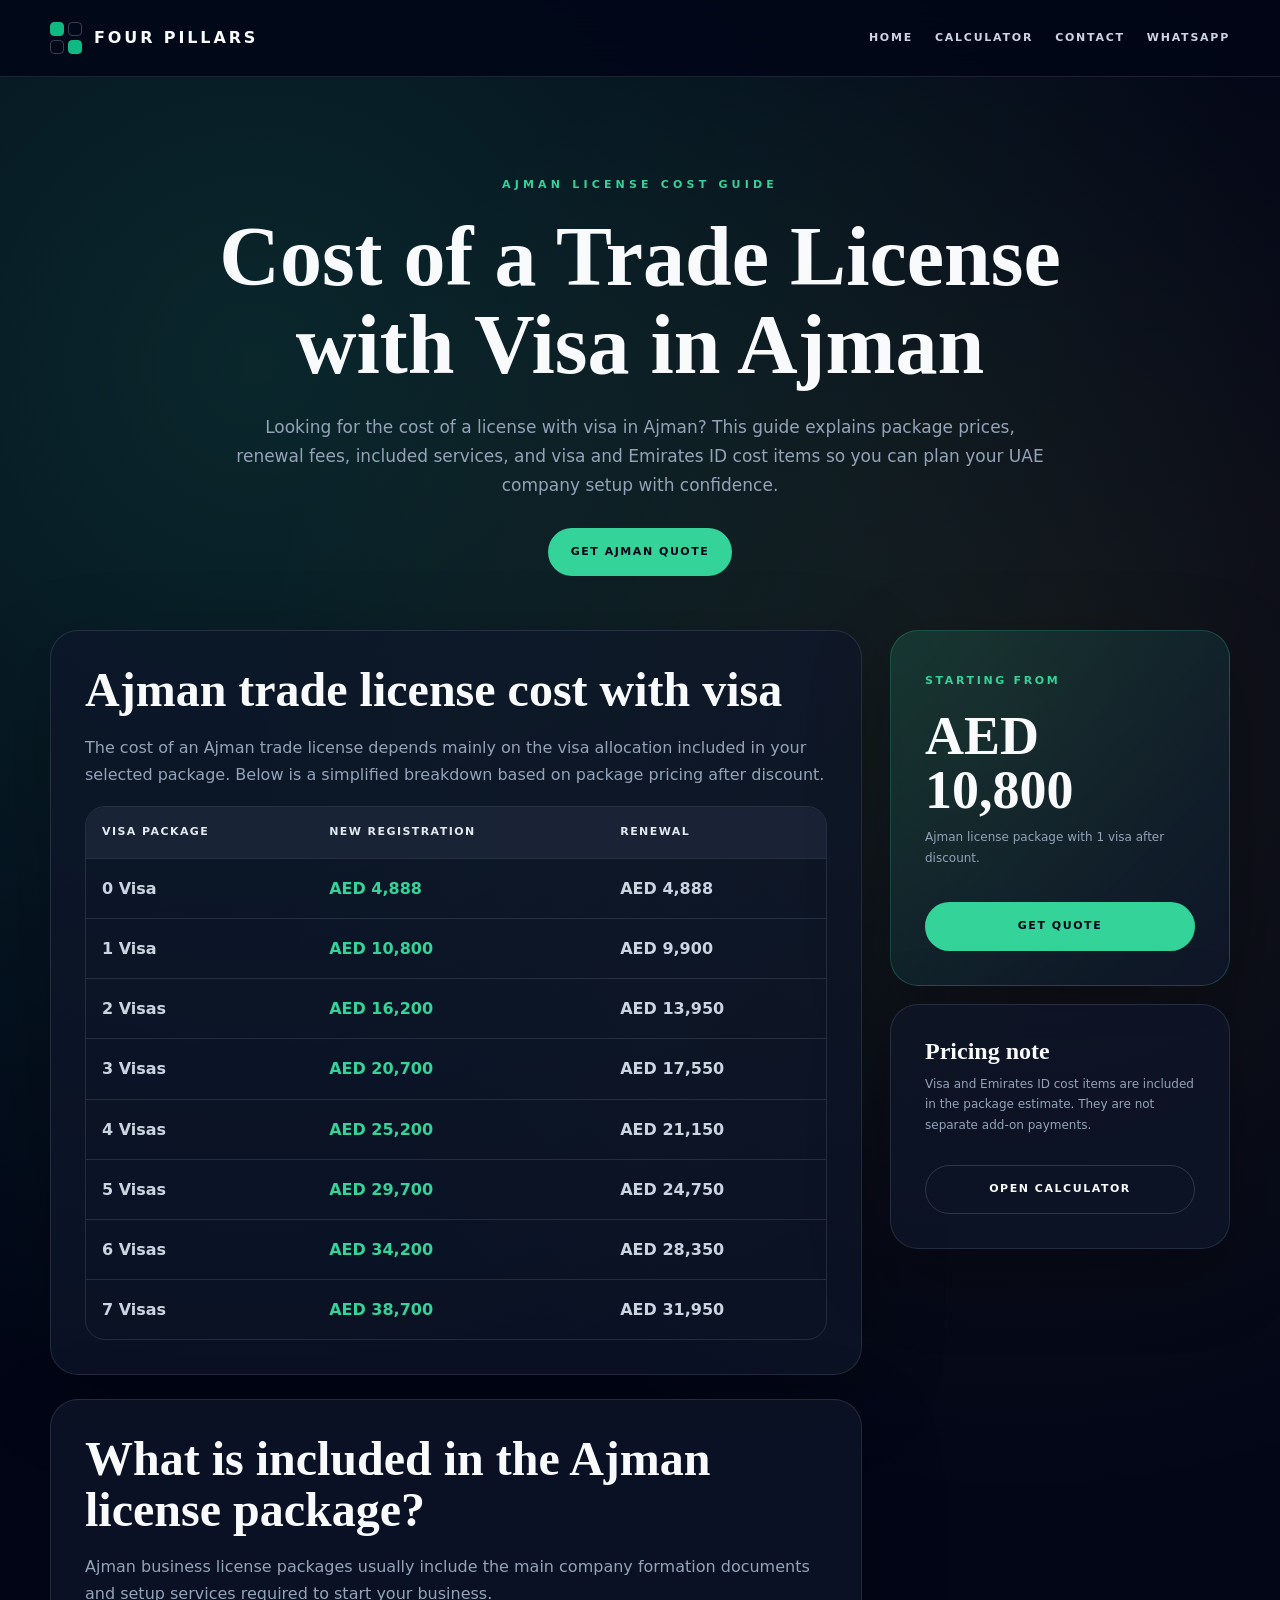
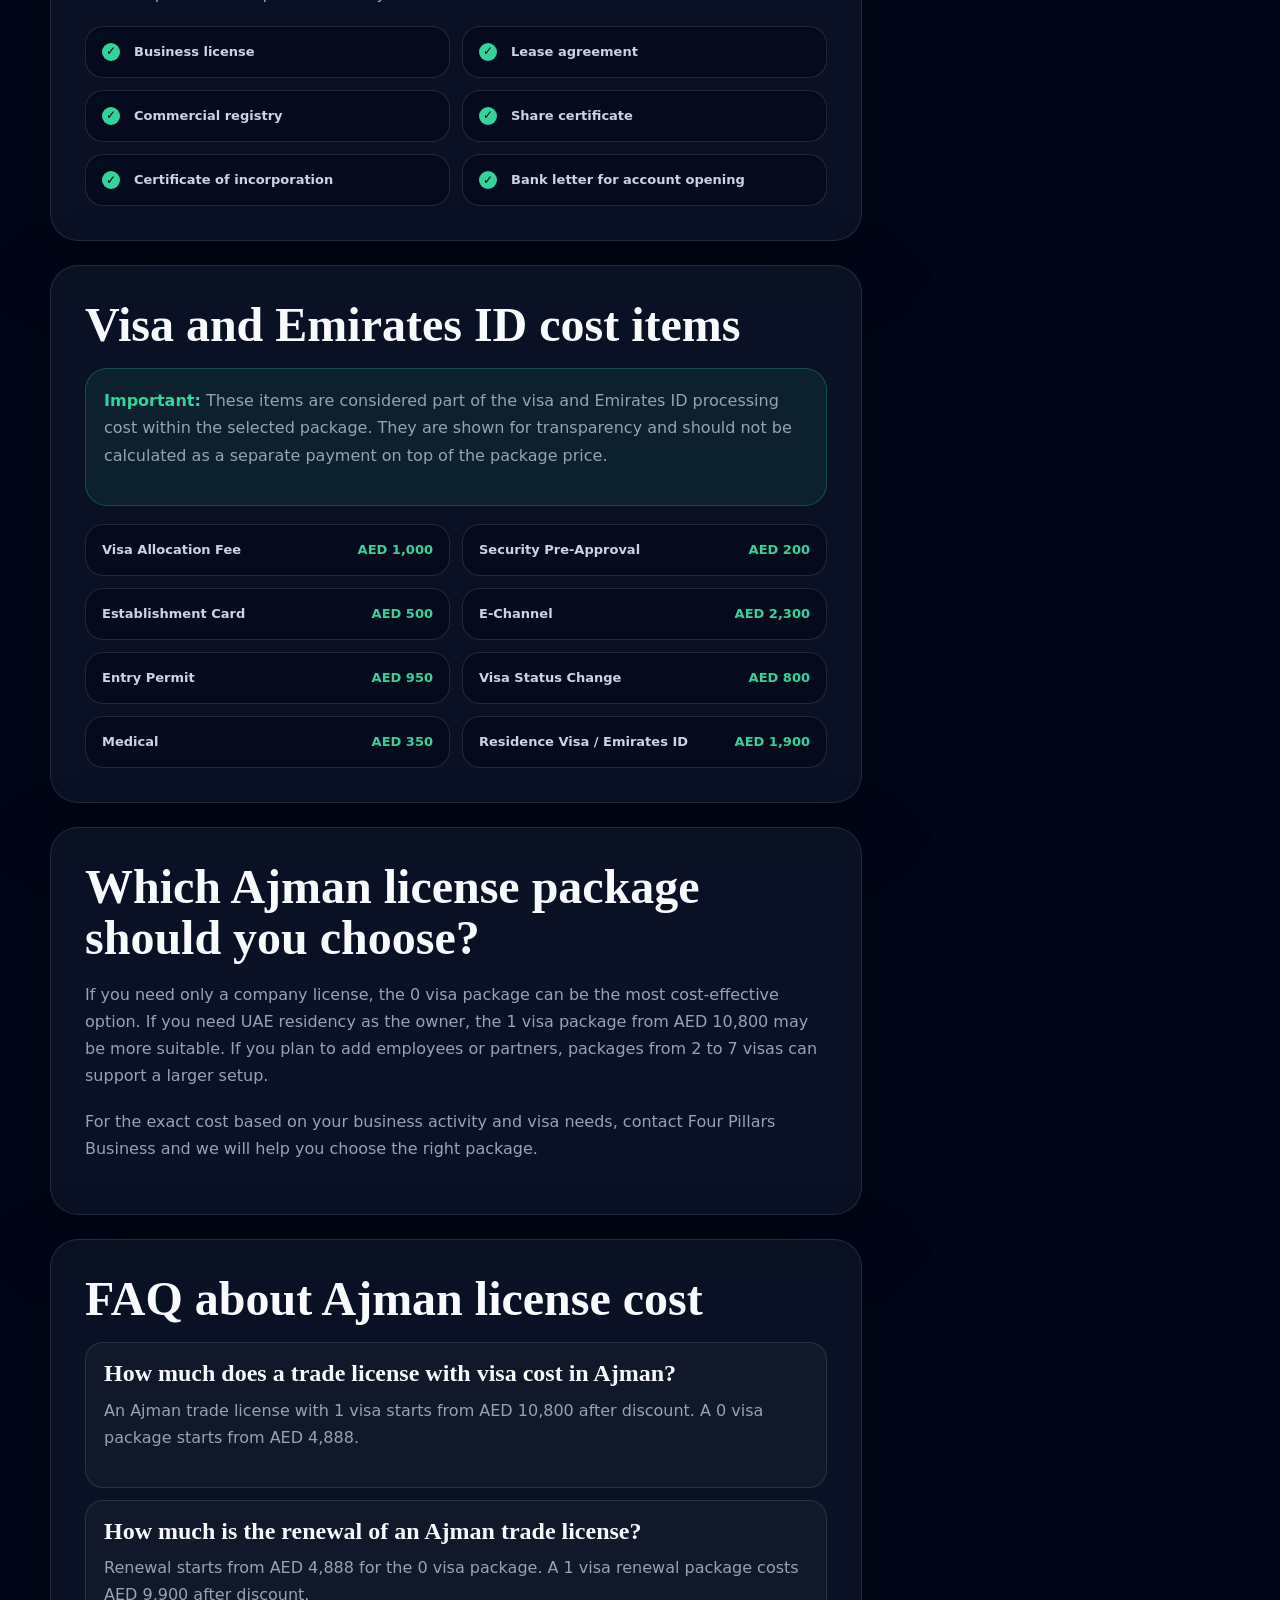
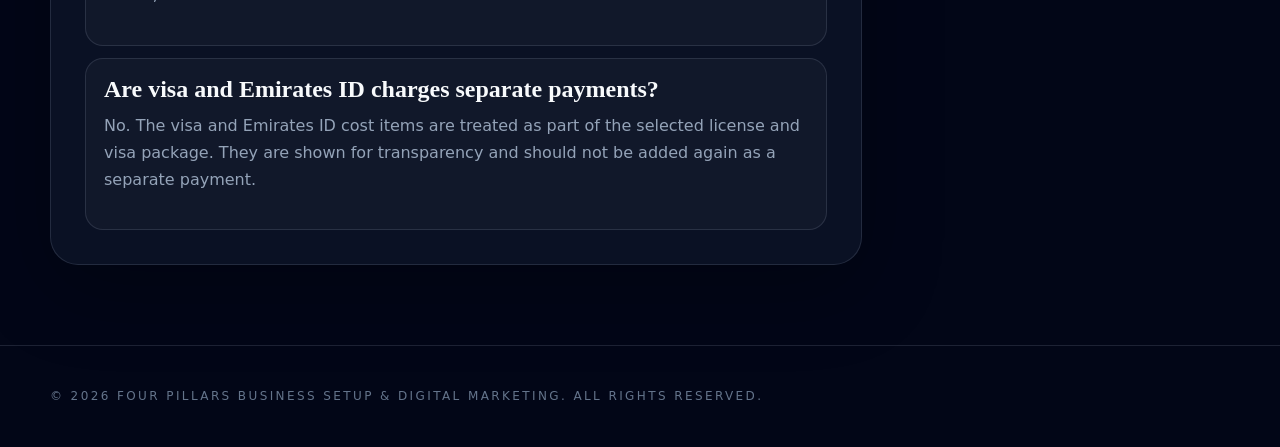
<file: public/blog/ajman-license-cost-visa/index.html>
<!doctype html>
<html lang="en">
<head>
  <meta charset="UTF-8" />
  <meta name="viewport" content="width=device-width, initial-scale=1.0" />
  <title>Cost of a Trade License with Visa in Ajman | Four Pillars Business</title>
  <meta name="description" content="Ajman trade license with visa cost guide. Compare 0 to 7 visa packages, renewal fees, included company documents, and visa and Emirates ID cost items." />
  <meta name="keywords" content="trade license cost Ajman, trade license with visa Ajman, Ajman business license cost, Ajman trade license renewal cost, trade license fees in Ajman" />
  <meta name="robots" content="index, follow" />
  <link rel="canonical" href="https://4pillars.business/blog/ajman-license-cost-visa" />
  <meta property="og:type" content="article" />
  <meta property="og:title" content="Cost of a Trade License with Visa in Ajman" />
  <meta property="og:description" content="Compare Ajman license and visa package pricing from AED 10,800, renewal fees, and included visa and Emirates ID cost items." />
  <meta property="og:url" content="https://4pillars.business/blog/ajman-license-cost-visa" />
  <style>
    :root {
      --bg: #020617;
      --card: rgba(15, 23, 42, 0.72);
      --line: rgba(148, 163, 184, 0.18);
      --muted: #94a3b8;
      --text: #f8fafc;
      --green: #34d399;
      --green-dark: #10b981;
      --gold: #d4af37;
    }
    * { box-sizing: border-box; }
    html { scroll-behavior: smooth; }
    body {
      margin: 0;
      font-family: Montserrat, Inter, ui-sans-serif, system-ui, -apple-system, BlinkMacSystemFont, "Segoe UI", sans-serif;
      background: radial-gradient(circle at 20% 10%, rgba(52, 211, 153, 0.16), transparent 30%), radial-gradient(circle at 80% 20%, rgba(212, 175, 55, 0.09), transparent 25%), var(--bg);
      color: var(--text);
      line-height: 1.7;
    }
    a { color: inherit; text-decoration: none; }
    .nav {
      position: sticky;
      top: 0;
      z-index: 20;
      backdrop-filter: blur(18px);
      background: rgba(2, 6, 23, 0.88);
      border-bottom: 1px solid var(--line);
    }
    .nav-inner, .container { width: min(1180px, calc(100% - 32px)); margin: 0 auto; }
    .nav-inner { min-height: 76px; display: flex; align-items: center; justify-content: space-between; gap: 24px; }
    .brand { display: flex; align-items: center; gap: 12px; font-weight: 800; letter-spacing: 0.18em; text-transform: uppercase; }
    .mark { width: 32px; height: 32px; display: grid; grid-template-columns: 1fr 1fr; gap: 4px; }
    .mark span { border: 1px solid rgba(148, 163, 184, 0.35); border-radius: 4px; }
    .mark span:nth-child(1), .mark span:nth-child(4) { background: var(--green-dark); border-color: var(--green-dark); }
    .nav-links { display: flex; align-items: center; gap: 22px; font-size: 11px; font-weight: 800; letter-spacing: 0.16em; text-transform: uppercase; color: #cbd5e1; }
    .nav-links a:hover { color: var(--green); }
    .btn {
      display: inline-flex;
      align-items: center;
      justify-content: center;
      border-radius: 999px;
      padding: 14px 22px;
      background: var(--green);
      color: #020617;
      font-size: 11px;
      font-weight: 900;
      letter-spacing: 0.14em;
      text-transform: uppercase;
      border: 1px solid transparent;
    }
    .btn.secondary { background: transparent; color: var(--text); border-color: rgba(255,255,255,0.15); }
    .hero { padding: 92px 0 54px; text-align: center; }
    .eyebrow { display: inline-block; color: var(--green); font-size: 11px; font-weight: 900; letter-spacing: 0.38em; text-transform: uppercase; margin-bottom: 18px; }
    h1, h2, h3 { font-family: Georgia, "Times New Roman", serif; line-height: 1.05; margin: 0; }
    h1 { font-size: clamp(42px, 7vw, 84px); max-width: 980px; margin: 0 auto 24px; }
    h2 { font-size: clamp(30px, 4vw, 48px); margin-bottom: 18px; }
    h3 { font-size: 24px; margin-bottom: 10px; }
    p { color: var(--muted); margin: 0 0 18px; }
    .lead { max-width: 820px; margin: 0 auto 28px; font-size: 17px; }
    .grid { display: grid; grid-template-columns: 1fr 340px; gap: 28px; align-items: start; padding-bottom: 80px; }
    .stack { display: grid; gap: 24px; }
    .card {
      background: var(--card);
      border: 1px solid var(--line);
      border-radius: 28px;
      padding: clamp(22px, 4vw, 34px);
      box-shadow: 0 24px 80px rgba(0,0,0,0.25);
    }
    .table-wrap { overflow-x: auto; border: 1px solid var(--line); border-radius: 20px; }
    table { width: 100%; border-collapse: collapse; min-width: 620px; }
    th { background: rgba(30, 41, 59, 0.72); color: #e2e8f0; text-align: left; font-size: 11px; letter-spacing: 0.13em; text-transform: uppercase; padding: 16px; }
    td { border-top: 1px solid var(--line); padding: 16px; color: #cbd5e1; font-weight: 650; }
    td.price { color: var(--green); font-weight: 900; }
    .features, .fees { display: grid; grid-template-columns: repeat(2, minmax(0, 1fr)); gap: 12px; }
    .pill, .fee {
      display: flex;
      align-items: center;
      justify-content: space-between;
      gap: 14px;
      border: 1px solid var(--line);
      background: rgba(2, 6, 23, 0.42);
      border-radius: 18px;
      padding: 14px 16px;
      color: #cbd5e1;
      font-size: 13px;
      font-weight: 750;
    }
    .pill { justify-content: flex-start; }
    .check { width: 18px; height: 18px; display: inline-flex; align-items: center; justify-content: center; border-radius: 50%; background: var(--green); color: #020617; font-size: 12px; flex: 0 0 auto; }
    .fee strong { color: var(--green); white-space: nowrap; }
    .note { border: 1px solid rgba(52, 211, 153, 0.26); background: rgba(52, 211, 153, 0.08); border-radius: 22px; padding: 18px; margin-bottom: 18px; }
    .side { position: sticky; top: 96px; display: grid; gap: 18px; }
    .quote { background: linear-gradient(135deg, rgba(52,211,153,0.15), rgba(15,23,42,0.88)); border-color: rgba(52,211,153,0.24); }
    .amount { font-family: Georgia, "Times New Roman", serif; font-size: 54px; font-weight: 900; line-height: 1; margin: 10px 0; }
    .small { font-size: 12px; color: var(--muted); }
    .faq-item { background: rgba(255,255,255,0.03); border: 1px solid var(--line); border-radius: 18px; padding: 18px; margin-top: 12px; }
    .footer { border-top: 1px solid var(--line); padding: 40px 0; color: #64748b; font-size: 12px; text-transform: uppercase; letter-spacing: 0.2em; }
    @media (max-width: 900px) {
      .grid { grid-template-columns: 1fr; }
      .side { position: static; }
      .nav-inner { align-items: flex-start; flex-direction: column; padding: 18px 0; }
      .nav-links { flex-wrap: wrap; gap: 14px; }
      .features, .fees { grid-template-columns: 1fr; }
      .hero { padding-top: 62px; }
    }
  </style>
  <script type="application/ld+json">
    {
      "@context": "https://schema.org",
      "@type": "BlogPosting",
      "headline": "Cost of a Trade License with Visa in Ajman",
      "description": "Ajman trade license with visa cost guide including package pricing, renewal fees, and visa and Emirates ID cost items.",
      "author": { "@type": "Organization", "name": "Four Pillars Business" },
      "publisher": { "@type": "Organization", "name": "Four Pillars Business" },
      "mainEntityOfPage": "https://4pillars.business/blog/ajman-license-cost-visa"
    }
  </script>
</head>
<body>
  <nav class="nav">
    <div class="nav-inner">
      <a class="brand" href="/">
        <span class="mark" aria-hidden="true"><span></span><span></span><span></span><span></span></span>
        <span>Four Pillars</span>
      </a>
      <div class="nav-links">
        <a href="/">Home</a>
        <a href="/#ajman-license-calculator">Calculator</a>
        <a href="/#contact">Contact</a>
        <a href="https://wa.me/971567074922">WhatsApp</a>
      </div>
    </div>
  </nav>

  <header class="hero container">
    <span class="eyebrow">Ajman License Cost Guide</span>
    <h1>Cost of a Trade License with Visa in Ajman</h1>
    <p class="lead">Looking for the cost of a license with visa in Ajman? This guide explains package prices, renewal fees, included services, and visa and Emirates ID cost items so you can plan your UAE company setup with confidence.</p>
    <a class="btn" href="https://wa.me/971567074922?text=Hello%204Pillars%2C%20I%20want%20an%20Ajman%20license%20and%20visa%20quotation.">Get Ajman Quote</a>
  </header>

  <main class="container grid">
    <div class="stack">
      <section class="card">
        <h2>Ajman trade license cost with visa</h2>
        <p>The cost of an Ajman trade license depends mainly on the visa allocation included in your selected package. Below is a simplified breakdown based on package pricing after discount.</p>
        <div class="table-wrap">
          <table>
            <thead>
              <tr><th>Visa Package</th><th>New Registration</th><th>Renewal</th></tr>
            </thead>
            <tbody>
              <tr><td>0 Visa</td><td class="price">AED 4,888</td><td>AED 4,888</td></tr>
              <tr><td>1 Visa</td><td class="price">AED 10,800</td><td>AED 9,900</td></tr>
              <tr><td>2 Visas</td><td class="price">AED 16,200</td><td>AED 13,950</td></tr>
              <tr><td>3 Visas</td><td class="price">AED 20,700</td><td>AED 17,550</td></tr>
              <tr><td>4 Visas</td><td class="price">AED 25,200</td><td>AED 21,150</td></tr>
              <tr><td>5 Visas</td><td class="price">AED 29,700</td><td>AED 24,750</td></tr>
              <tr><td>6 Visas</td><td class="price">AED 34,200</td><td>AED 28,350</td></tr>
              <tr><td>7 Visas</td><td class="price">AED 38,700</td><td>AED 31,950</td></tr>
            </tbody>
          </table>
        </div>
      </section>

      <section class="card">
        <h2>What is included in the Ajman license package?</h2>
        <p>Ajman business license packages usually include the main company formation documents and setup services required to start your business.</p>
        <div class="features">
          <div class="pill"><span class="check">✓</span> Business license</div>
          <div class="pill"><span class="check">✓</span> Lease agreement</div>
          <div class="pill"><span class="check">✓</span> Commercial registry</div>
          <div class="pill"><span class="check">✓</span> Share certificate</div>
          <div class="pill"><span class="check">✓</span> Certificate of incorporation</div>
          <div class="pill"><span class="check">✓</span> Bank letter for account opening</div>
        </div>
      </section>

      <section class="card">
        <h2>Visa and Emirates ID cost items</h2>
        <div class="note">
          <p><strong style="color:var(--green)">Important:</strong> These items are considered part of the visa and Emirates ID processing cost within the selected package. They are shown for transparency and should not be calculated as a separate payment on top of the package price.</p>
        </div>
        <div class="fees">
          <div class="fee"><span>Visa Allocation Fee</span><strong>AED 1,000</strong></div>
          <div class="fee"><span>Security Pre-Approval</span><strong>AED 200</strong></div>
          <div class="fee"><span>Establishment Card</span><strong>AED 500</strong></div>
          <div class="fee"><span>E-Channel</span><strong>AED 2,300</strong></div>
          <div class="fee"><span>Entry Permit</span><strong>AED 950</strong></div>
          <div class="fee"><span>Visa Status Change</span><strong>AED 800</strong></div>
          <div class="fee"><span>Medical</span><strong>AED 350</strong></div>
          <div class="fee"><span>Residence Visa / Emirates ID</span><strong>AED 1,900</strong></div>
        </div>
      </section>

      <section class="card">
        <h2>Which Ajman license package should you choose?</h2>
        <p>If you need only a company license, the 0 visa package can be the most cost-effective option. If you need UAE residency as the owner, the 1 visa package from AED 10,800 may be more suitable. If you plan to add employees or partners, packages from 2 to 7 visas can support a larger setup.</p>
        <p>For the exact cost based on your business activity and visa needs, contact Four Pillars Business and we will help you choose the right package.</p>
      </section>

      <section class="card">
        <h2>FAQ about Ajman license cost</h2>
        <div class="faq-item"><h3>How much does a trade license with visa cost in Ajman?</h3><p>An Ajman trade license with 1 visa starts from AED 10,800 after discount. A 0 visa package starts from AED 4,888.</p></div>
        <div class="faq-item"><h3>How much is the renewal of an Ajman trade license?</h3><p>Renewal starts from AED 4,888 for the 0 visa package. A 1 visa renewal package costs AED 9,900 after discount.</p></div>
        <div class="faq-item"><h3>Are visa and Emirates ID charges separate payments?</h3><p>No. The visa and Emirates ID cost items are treated as part of the selected license and visa package. They are shown for transparency and should not be added again as a separate payment.</p></div>
      </section>
    </div>

    <aside class="side">
      <div class="card quote">
        <span class="eyebrow" style="letter-spacing:.24em;margin-bottom:8px">Starting From</span>
        <div class="amount">AED 10,800</div>
        <p class="small">Ajman license package with 1 visa after discount.</p>
        <a class="btn" style="width:100%;margin-top:16px" href="https://wa.me/971567074922?text=Hello%204Pillars%2C%20I%20want%20an%20Ajman%20license%20and%20visa%20quotation.">Get Quote</a>
      </div>
      <div class="card">
        <h3>Pricing note</h3>
        <p class="small">Visa and Emirates ID cost items are included in the package estimate. They are not separate add-on payments.</p>
        <a class="btn secondary" style="width:100%;margin-top:12px" href="/#ajman-license-calculator">Open Calculator</a>
      </div>
    </aside>
  </main>

  <footer class="footer">
    <div class="container">© 2026 Four Pillars Business Setup & Digital Marketing. All Rights Reserved.</div>
  </footer>
</body>
</html>
</file>
